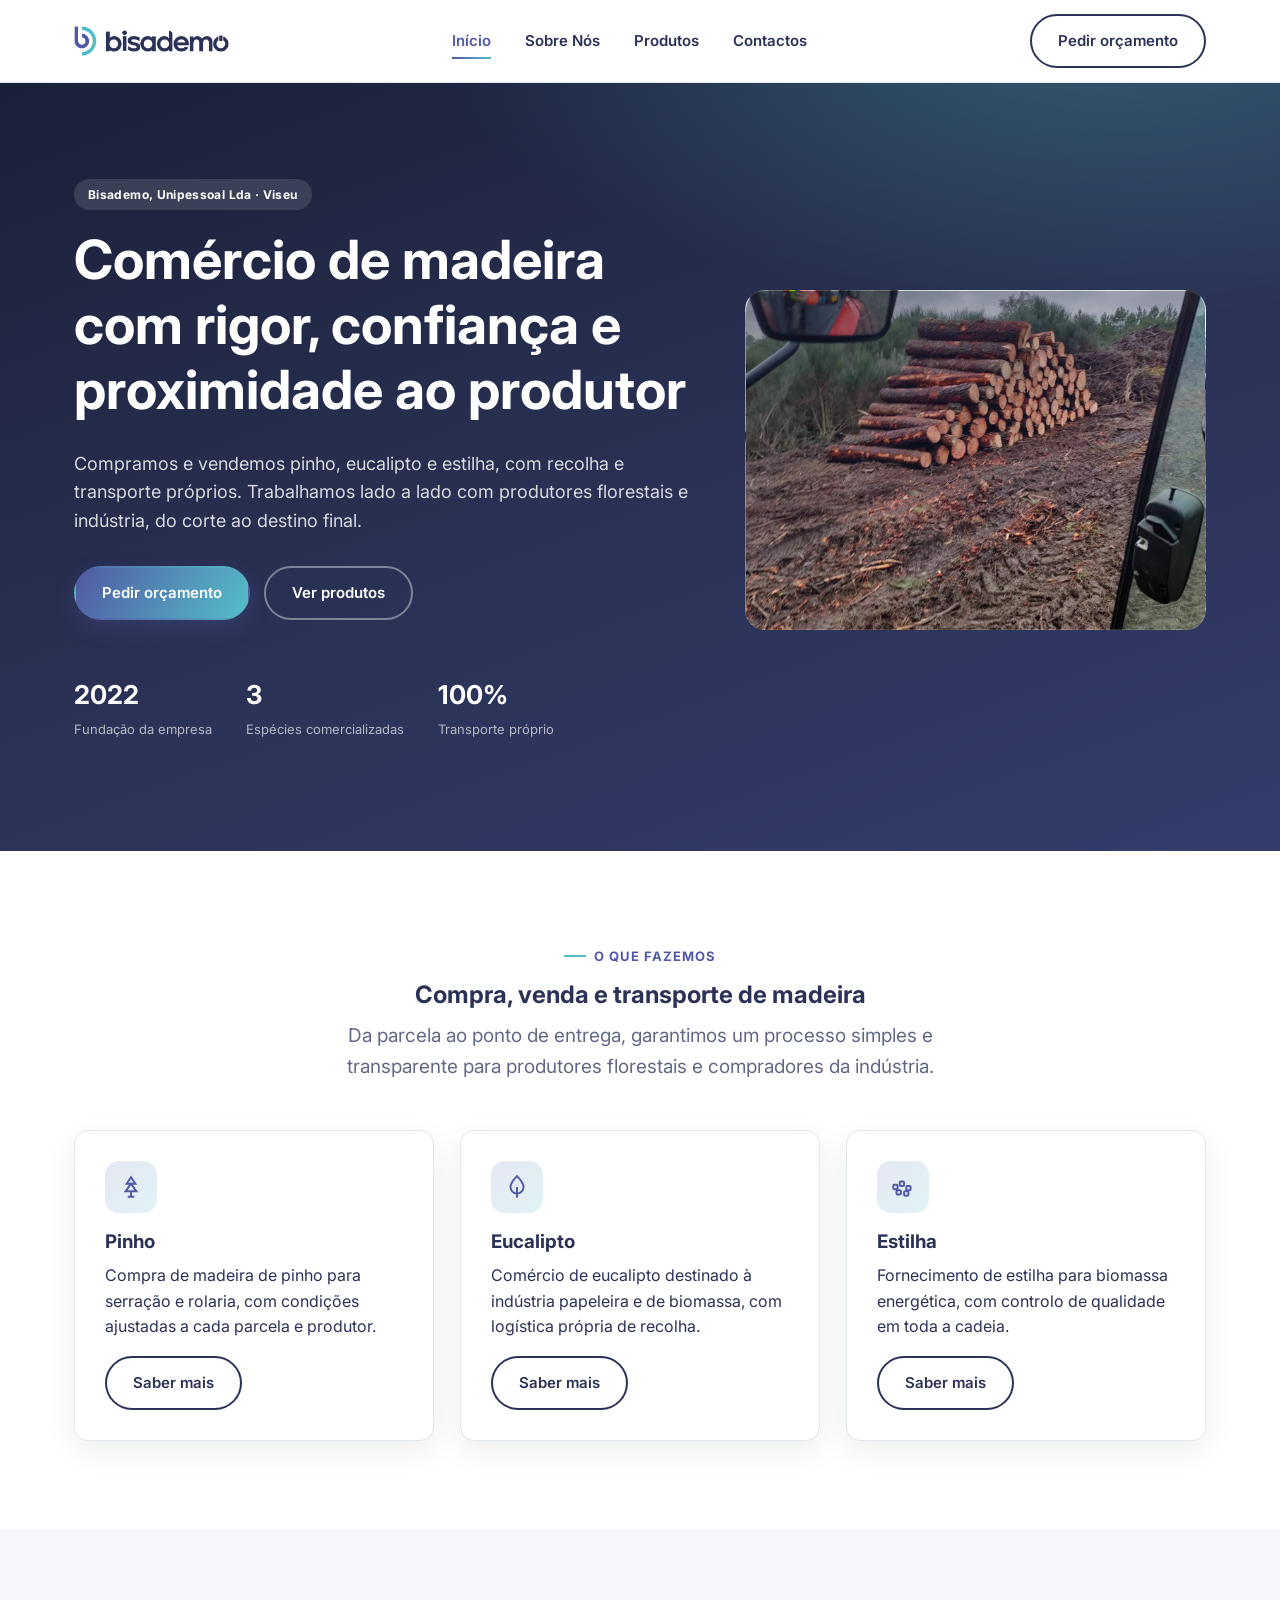
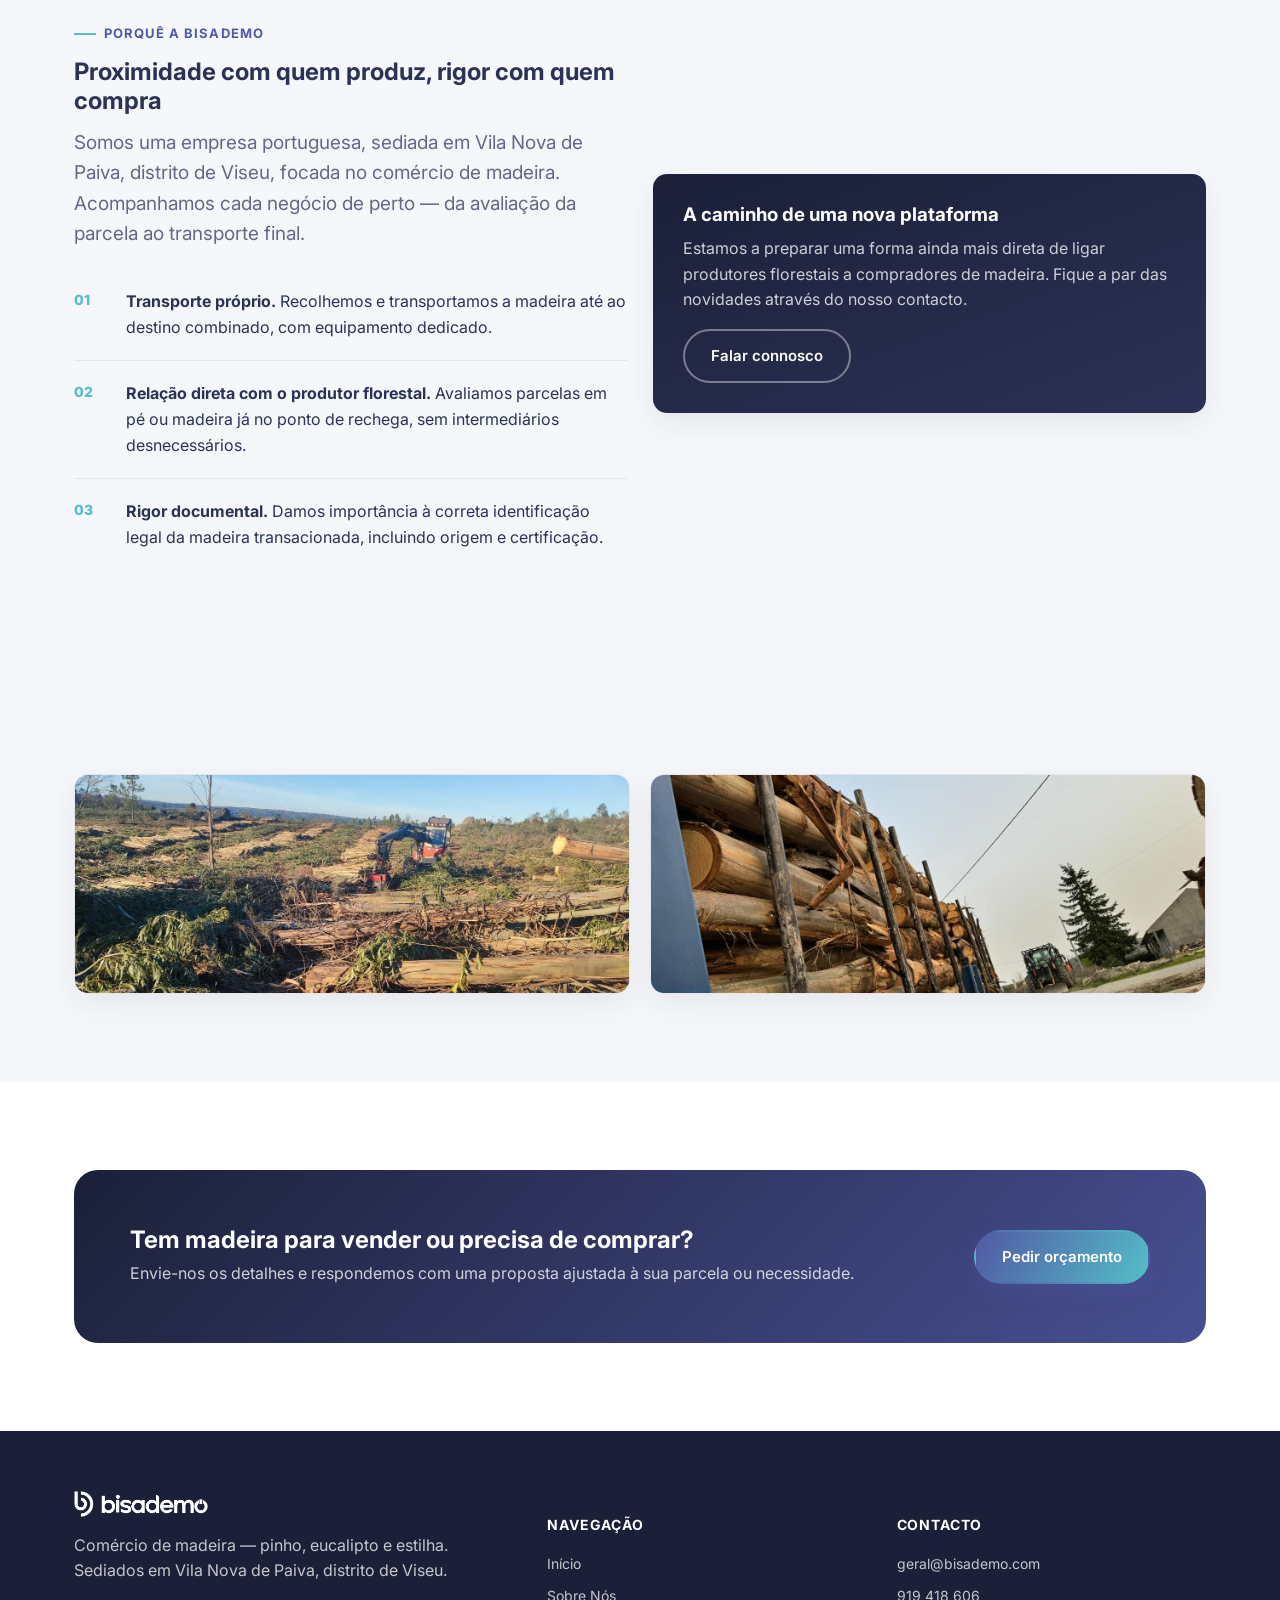
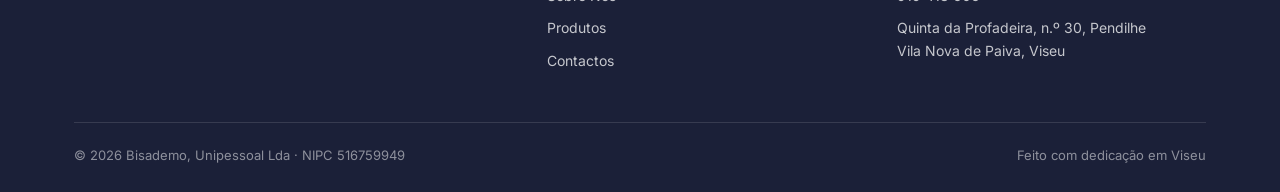
<file: index.html>
<!DOCTYPE html>
<html lang="pt">
<head>
<meta charset="UTF-8">
<meta name="viewport" content="width=device-width, initial-scale=1.0">
<title>Bisademo — Comércio de Madeira</title>
<meta name="description" content="Bisademo, Unipessoal Lda — comércio de madeira (pinho, eucalipto e estilha) em Viseu, com recolha, transporte e proximidade aos produtores florestais.">
<link rel="icon" type="image/png" href="assets/favicon-32.png">
<link rel="apple-touch-icon" href="assets/favicon-180.png">
<link rel="preconnect" href="https://fonts.googleapis.com">
<link rel="preconnect" href="https://fonts.gstatic.com" crossorigin>
<link href="https://fonts.googleapis.com/css2?family=Inter:wght@400;500;600;700;800&display=swap" rel="stylesheet">
<link rel="stylesheet" href="css/style.css">
</head>
<body>

<header class="site-header">
  <div class="container">
    <a href="index.html" class="brand"><img src="assets/logo.png" alt="Bisademo"></a>
    <nav class="nav-links" id="navLinks">
      <a href="index.html" class="active">Início</a>
      <a href="sobre.html">Sobre Nós</a>
      <a href="produtos.html">Produtos</a>
      <a href="contactos.html">Contactos</a>
    </nav>
    <div class="header-actions">
      <a href="contactos.html" class="btn btn--outline">Pedir orçamento</a>
      <button class="nav-toggle" id="navToggle" aria-label="Abrir menu"><span></span><span></span><span></span></button>
    </div>
  </div>
</header>

<section class="hero">
  <div class="container hero__grid">
    <div>
      <span class="badge-soft">Bisademo, Unipessoal Lda &middot; Viseu</span>
      <h1 style="margin-top:18px;">Comércio de madeira com rigor, confiança e proximidade ao produtor</h1>
      <p class="lede">Compramos e vendemos pinho, eucalipto e estilha, com recolha e transporte próprios. Trabalhamos lado a lado com produtores florestais e indústria, do corte ao destino final.</p>
      <div class="hero-actions">
        <a href="contactos.html" class="btn btn--primary">Pedir orçamento</a>
        <a href="produtos.html" class="btn btn--ghost">Ver produtos</a>
      </div>
      <div class="hero-stats">
        <div><strong>2022</strong><span>Fundação da empresa</span></div>
        <div><strong>3</strong><span>Espécies comercializadas</span></div>
        <div><strong>100%</strong><span>Transporte próprio</span></div>
      </div>
    </div>
    <div class="hero-art has-photo" style="background-image:url('assets/photos/op-pilha-pinho-operador.jpg');" role="img" aria-label="Operador florestal a preparar o transporte de madeira de pinho recém-abatida"></div>
  </div>
</section>

<section class="section section--alt">
  <div class="container">
    <div class="section-head center">
      <div class="eyebrow" style="justify-content:center;">O que fazemos</div>
      <h2>Compra, venda e transporte de madeira</h2>
      <p class="lede center">Da parcela ao ponto de entrega, garantimos um processo simples e transparente para produtores florestais e compradores da indústria.</p>
    </div>
    <div class="grid-3">
      <div class="card">
        <div class="icon-badge">
          <svg viewBox="0 0 24 24" fill="none" stroke="currentColor" stroke-width="1.8"><path d="M12 3l4 6H8l4-6zM12 9l5 7H7l5-7zM12 16v5M9 21h6"/></svg>
        </div>
        <h3>Pinho</h3>
        <p>Compra de madeira de pinho para serração e rolaria, com condições ajustadas a cada parcela e produtor.</p>
        <a href="produtos.html" class="btn btn--outline">Saber mais</a>
      </div>
      <div class="card">
        <div class="icon-badge">
          <svg viewBox="0 0 24 24" fill="none" stroke="currentColor" stroke-width="1.8"><path d="M12 2c4 4 6 7 6 10a6 6 0 1 1-12 0c0-3 2-6 6-10z"/><path d="M12 12v10"/></svg>
        </div>
        <h3>Eucalipto</h3>
        <p>Comércio de eucalipto destinado à indústria papeleira e de biomassa, com logística própria de recolha.</p>
        <a href="produtos.html" class="btn btn--outline">Saber mais</a>
      </div>
      <div class="card">
        <div class="icon-badge">
          <svg viewBox="0 0 24 24" fill="none" stroke="currentColor" stroke-width="1.8"><rect x="3" y="10" width="4" height="4" rx="1"/><rect x="9" y="7" width="4" height="4" rx="1"/><rect x="15" y="11" width="4" height="4" rx="1"/><rect x="6" y="15" width="4" height="4" rx="1"/><rect x="13" y="16" width="4" height="4" rx="1"/></svg>
        </div>
        <h3>Estilha</h3>
        <p>Fornecimento de estilha para biomassa energética, com controlo de qualidade em toda a cadeia.</p>
        <a href="produtos.html" class="btn btn--outline">Saber mais</a>
      </div>
    </div>
  </div>
</section>

<section class="section">
  <div class="container">
    <div class="grid-2" style="align-items:center;">
      <div>
        <div class="eyebrow">Porquê a Bisademo</div>
        <h2>Proximidade com quem produz, rigor com quem compra</h2>
        <p class="lede mt-0">Somos uma empresa portuguesa, sediada em Vila Nova de Paiva, distrito de Viseu, focada no comércio de madeira. Acompanhamos cada negócio de perto — da avaliação da parcela ao transporte final.</p>
        <div style="margin-top:20px;">
          <div class="value-row">
            <div class="num">01</div>
            <div><strong>Transporte próprio.</strong> Recolhemos e transportamos a madeira até ao destino combinado, com equipamento dedicado.</div>
          </div>
          <div class="value-row">
            <div class="num">02</div>
            <div><strong>Relação direta com o produtor florestal.</strong> Avaliamos parcelas em pé ou madeira já no ponto de rechega, sem intermediários desnecessários.</div>
          </div>
          <div class="value-row">
            <div class="num">03</div>
            <div><strong>Rigor documental.</strong> Damos importância à correta identificação legal da madeira transacionada, incluindo origem e certificação.</div>
          </div>
        </div>
      </div>
      <div class="card" style="background: linear-gradient(160deg, var(--navy-dark), var(--navy)); color:#fff; border:none;">
        <h3 style="color:#fff;">A caminho de uma nova plataforma</h3>
        <p style="color:rgba(255,255,255,0.78);">Estamos a preparar uma forma ainda mais direta de ligar produtores florestais a compradores de madeira. Fique a par das novidades através do nosso contacto.</p>
        <a href="contactos.html" class="btn btn--ghost">Falar connosco</a>
      </div>
    </div>
  </div>
</section>

<section class="section">
  <div class="container">
    <div class="photo-strip">
      <div class="feature-photo"><img src="assets/photos/op-eucalipto-corte-campo.jpg" alt="Parcela de eucalipto em exploração pela Bisademo"></div>
      <div class="feature-photo"><img src="assets/photos/op-reboque-estrada2.jpg" alt="Transporte de equipamento florestal em estrada"></div>
    </div>
  </div>
</section>

<section class="section section--alt">
  <div class="container">
    <div class="cta-band">
      <div>
        <h2>Tem madeira para vender ou precisa de comprar?</h2>
        <p>Envie-nos os detalhes e respondemos com uma proposta ajustada à sua parcela ou necessidade.</p>
      </div>
      <a href="contactos.html" class="btn btn--primary">Pedir orçamento</a>
    </div>
  </div>
</section>

<footer class="site-footer">
  <div class="container">
    <div class="footer-grid">
      <div>
        <img src="assets/logo-white.png" alt="Bisademo">
        <p>Comércio de madeira — pinho, eucalipto e estilha. Sediados em Vila Nova de Paiva, distrito de Viseu.</p>
      </div>
      <div>
        <h5>Navegação</h5>
        <ul>
          <li><a href="index.html">Início</a></li>
          <li><a href="sobre.html">Sobre Nós</a></li>
          <li><a href="produtos.html">Produtos</a></li>
          <li><a href="contactos.html">Contactos</a></li>
        </ul>
      </div>
      <div>
        <h5>Contacto</h5>
        <ul>
          <li><a href="mailto:geral@bisademo.com">geral@bisademo.com</a></li>
          <li><a href="tel:+351919418606">919 418 606</a></li>
          <li>Quinta da Profadeira, n.º 30, Pendilhe<br>Vila Nova de Paiva, Viseu</li>
        </ul>
      </div>
    </div>
    <div class="footer-bottom">
      <span>&copy; <span id="year"></span> Bisademo, Unipessoal Lda &middot; NIPC 516759949</span>
      <span>Feito com dedicação em Viseu</span>
    </div>
  </div>
</footer>

<script src="js/main.js"></script>
</body>
</html>
</file>
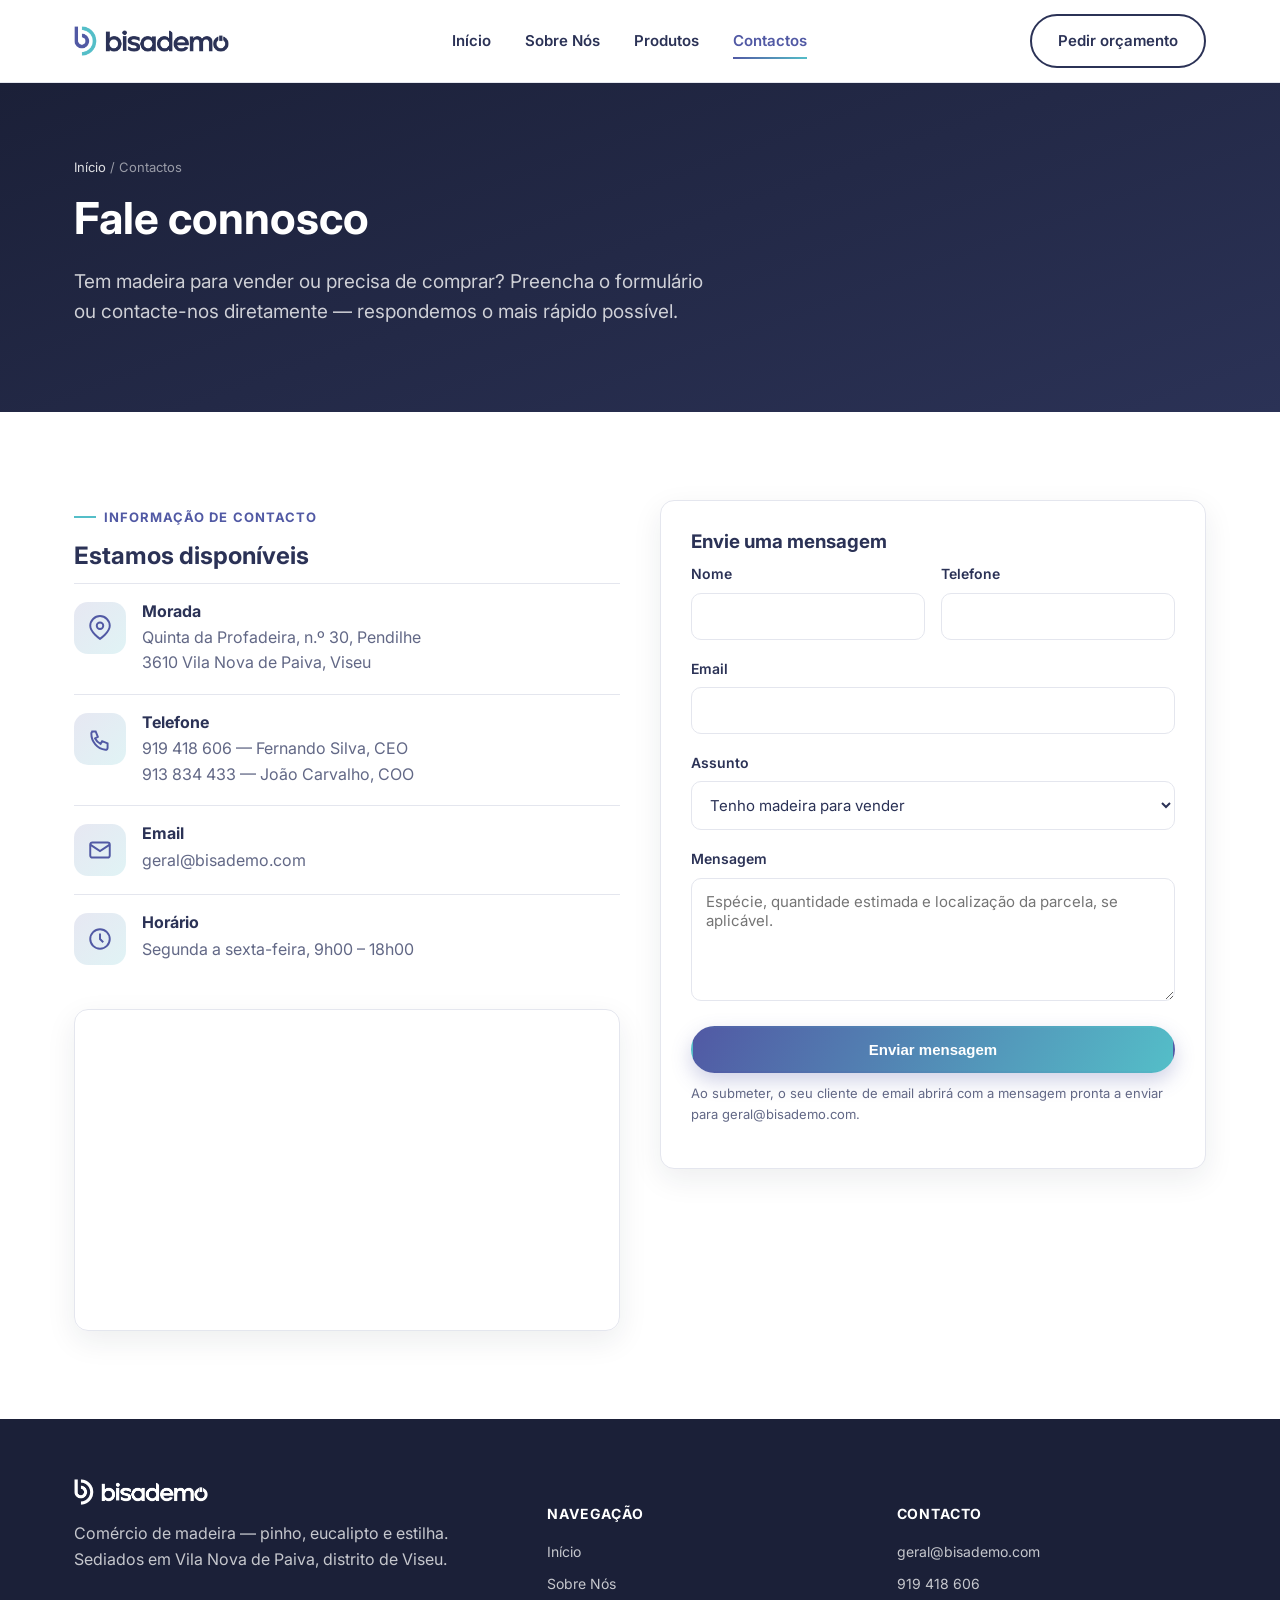
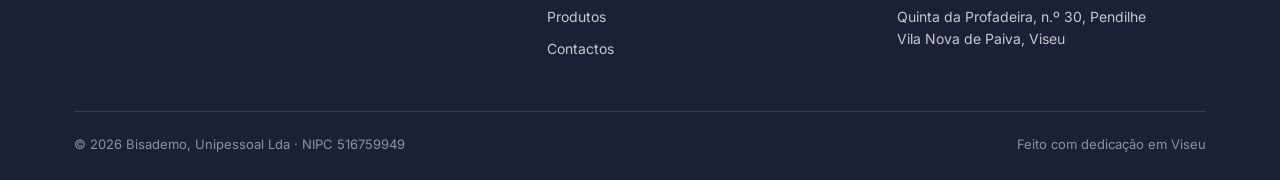
<file: contactos.html>
<!DOCTYPE html>
<html lang="pt">
<head>
<meta charset="UTF-8">
<meta name="viewport" content="width=device-width, initial-scale=1.0">
<title>Contactos — Bisademo</title>
<meta name="description" content="Fale com a Bisademo: pedidos de orçamento, venda de madeira ou dúvidas gerais. Contacte-nos por telefone, email ou formulário.">
<link rel="icon" type="image/png" href="assets/favicon-32.png">
<link rel="apple-touch-icon" href="assets/favicon-180.png">
<link rel="preconnect" href="https://fonts.googleapis.com">
<link rel="preconnect" href="https://fonts.gstatic.com" crossorigin>
<link href="https://fonts.googleapis.com/css2?family=Inter:wght@400;500;600;700;800&display=swap" rel="stylesheet">
<link rel="stylesheet" href="css/style.css">
</head>
<body>

<header class="site-header">
  <div class="container">
    <a href="index.html" class="brand"><img src="assets/logo.png" alt="Bisademo"></a>
    <nav class="nav-links" id="navLinks">
      <a href="index.html">Início</a>
      <a href="sobre.html">Sobre Nós</a>
      <a href="produtos.html">Produtos</a>
      <a href="contactos.html" class="active">Contactos</a>
    </nav>
    <div class="header-actions">
      <a href="contactos.html" class="btn btn--outline">Pedir orçamento</a>
      <button class="nav-toggle" id="navToggle" aria-label="Abrir menu"><span></span><span></span><span></span></button>
    </div>
  </div>
</header>

<section class="page-hero">
  <div class="container">
    <div class="breadcrumb"><a href="index.html">Início</a> / Contactos</div>
    <h1>Fale connosco</h1>
    <p class="lede">Tem madeira para vender ou precisa de comprar? Preencha o formulário ou contacte-nos diretamente — respondemos o mais rápido possível.</p>
  </div>
</section>

<section class="section section--alt">
  <div class="container contact-grid">

    <div>
      <div class="eyebrow">Informação de contacto</div>
      <h2>Estamos disponíveis</h2>

      <div class="info-item">
        <div class="icon-badge">
          <svg viewBox="0 0 24 24" fill="none" stroke="currentColor" stroke-width="1.8"><path d="M21 10c0 6-9 12-9 12S3 16 3 10a9 9 0 1 1 18 0z"/><circle cx="12" cy="10" r="3"/></svg>
        </div>
        <div>
          <h4>Morada</h4>
          <p>Quinta da Profadeira, n.º 30, Pendilhe<br>3610 Vila Nova de Paiva, Viseu</p>
        </div>
      </div>

      <div class="info-item">
        <div class="icon-badge">
          <svg viewBox="0 0 24 24" fill="none" stroke="currentColor" stroke-width="1.8"><path d="M4 5h4l2 5-2.5 1.5a11 11 0 0 0 5 5L14 14l5 2v4a2 2 0 0 1-2 2A15 15 0 0 1 4 7a2 2 0 0 1 2-2z"/></svg>
        </div>
        <div>
          <h4>Telefone</h4>
          <p><a href="tel:+351919418606">919 418 606</a> — Fernando Silva, CEO<br><a href="tel:+351913834433">913 834 433</a> — João Carvalho, COO</p>
        </div>
      </div>

      <div class="info-item">
        <div class="icon-badge">
          <svg viewBox="0 0 24 24" fill="none" stroke="currentColor" stroke-width="1.8"><rect x="3" y="5" width="18" height="14" rx="2"/><path d="M3 7l9 6 9-6"/></svg>
        </div>
        <div>
          <h4>Email</h4>
          <p><a href="mailto:geral@bisademo.com">geral@bisademo.com</a></p>
        </div>
      </div>

      <div class="info-item">
        <div class="icon-badge">
          <svg viewBox="0 0 24 24" fill="none" stroke="currentColor" stroke-width="1.8"><circle cx="12" cy="12" r="9"/><path d="M12 7v5l3 3"/></svg>
        </div>
        <div>
          <h4>Horário</h4>
          <p>Segunda a sexta-feira, 9h00 – 18h00</p>
        </div>
      </div>

      <div class="map-embed" style="margin-top:26px;">
        <iframe
          src="https://www.google.com/maps?q=40.9301499,-7.8139997&output=embed"
          loading="lazy"
          referrerpolicy="no-referrer-when-downgrade"
          title="Localização Bisademo"></iframe>
      </div>
    </div>

    <div class="card">
      <h3 class="mt-0">Envie uma mensagem</h3>
      <form id="contactForm">
        <div class="form-row">
          <div class="form-field">
            <label for="nome">Nome</label>
            <input type="text" id="nome" name="nome" required>
          </div>
          <div class="form-field">
            <label for="telefone">Telefone</label>
            <input type="tel" id="telefone" name="telefone">
          </div>
        </div>
        <div class="form-field">
          <label for="email">Email</label>
          <input type="email" id="email" name="email" required>
        </div>
        <div class="form-field">
          <label for="assunto">Assunto</label>
          <select id="assunto" name="assunto">
            <option>Tenho madeira para vender</option>
            <option>Quero comprar madeira</option>
            <option>Outro assunto</option>
          </select>
        </div>
        <div class="form-field">
          <label for="mensagem">Mensagem</label>
          <textarea id="mensagem" name="mensagem" rows="5" placeholder="Espécie, quantidade estimada e localização da parcela, se aplicável." required></textarea>
        </div>
        <button type="submit" class="btn btn--primary btn--block">Enviar mensagem</button>
        <p class="form-note">Ao submeter, o seu cliente de email abrirá com a mensagem pronta a enviar para geral@bisademo.com.</p>
        <div id="form-status"></div>
      </form>
    </div>

  </div>
</section>

<footer class="site-footer">
  <div class="container">
    <div class="footer-grid">
      <div>
        <img src="assets/logo-white.png" alt="Bisademo">
        <p>Comércio de madeira — pinho, eucalipto e estilha. Sediados em Vila Nova de Paiva, distrito de Viseu.</p>
      </div>
      <div>
        <h5>Navegação</h5>
        <ul>
          <li><a href="index.html">Início</a></li>
          <li><a href="sobre.html">Sobre Nós</a></li>
          <li><a href="produtos.html">Produtos</a></li>
          <li><a href="contactos.html">Contactos</a></li>
        </ul>
      </div>
      <div>
        <h5>Contacto</h5>
        <ul>
          <li><a href="mailto:geral@bisademo.com">geral@bisademo.com</a></li>
          <li><a href="tel:+351919418606">919 418 606</a></li>
          <li>Quinta da Profadeira, n.º 30, Pendilhe<br>Vila Nova de Paiva, Viseu</li>
        </ul>
      </div>
    </div>
    <div class="footer-bottom">
      <span>&copy; <span id="year"></span> Bisademo, Unipessoal Lda &middot; NIPC 516759949</span>
      <span>Feito com dedicação em Viseu</span>
    </div>
  </div>
</footer>

<script src="js/main.js"></script>
</body>
</html>
</file>
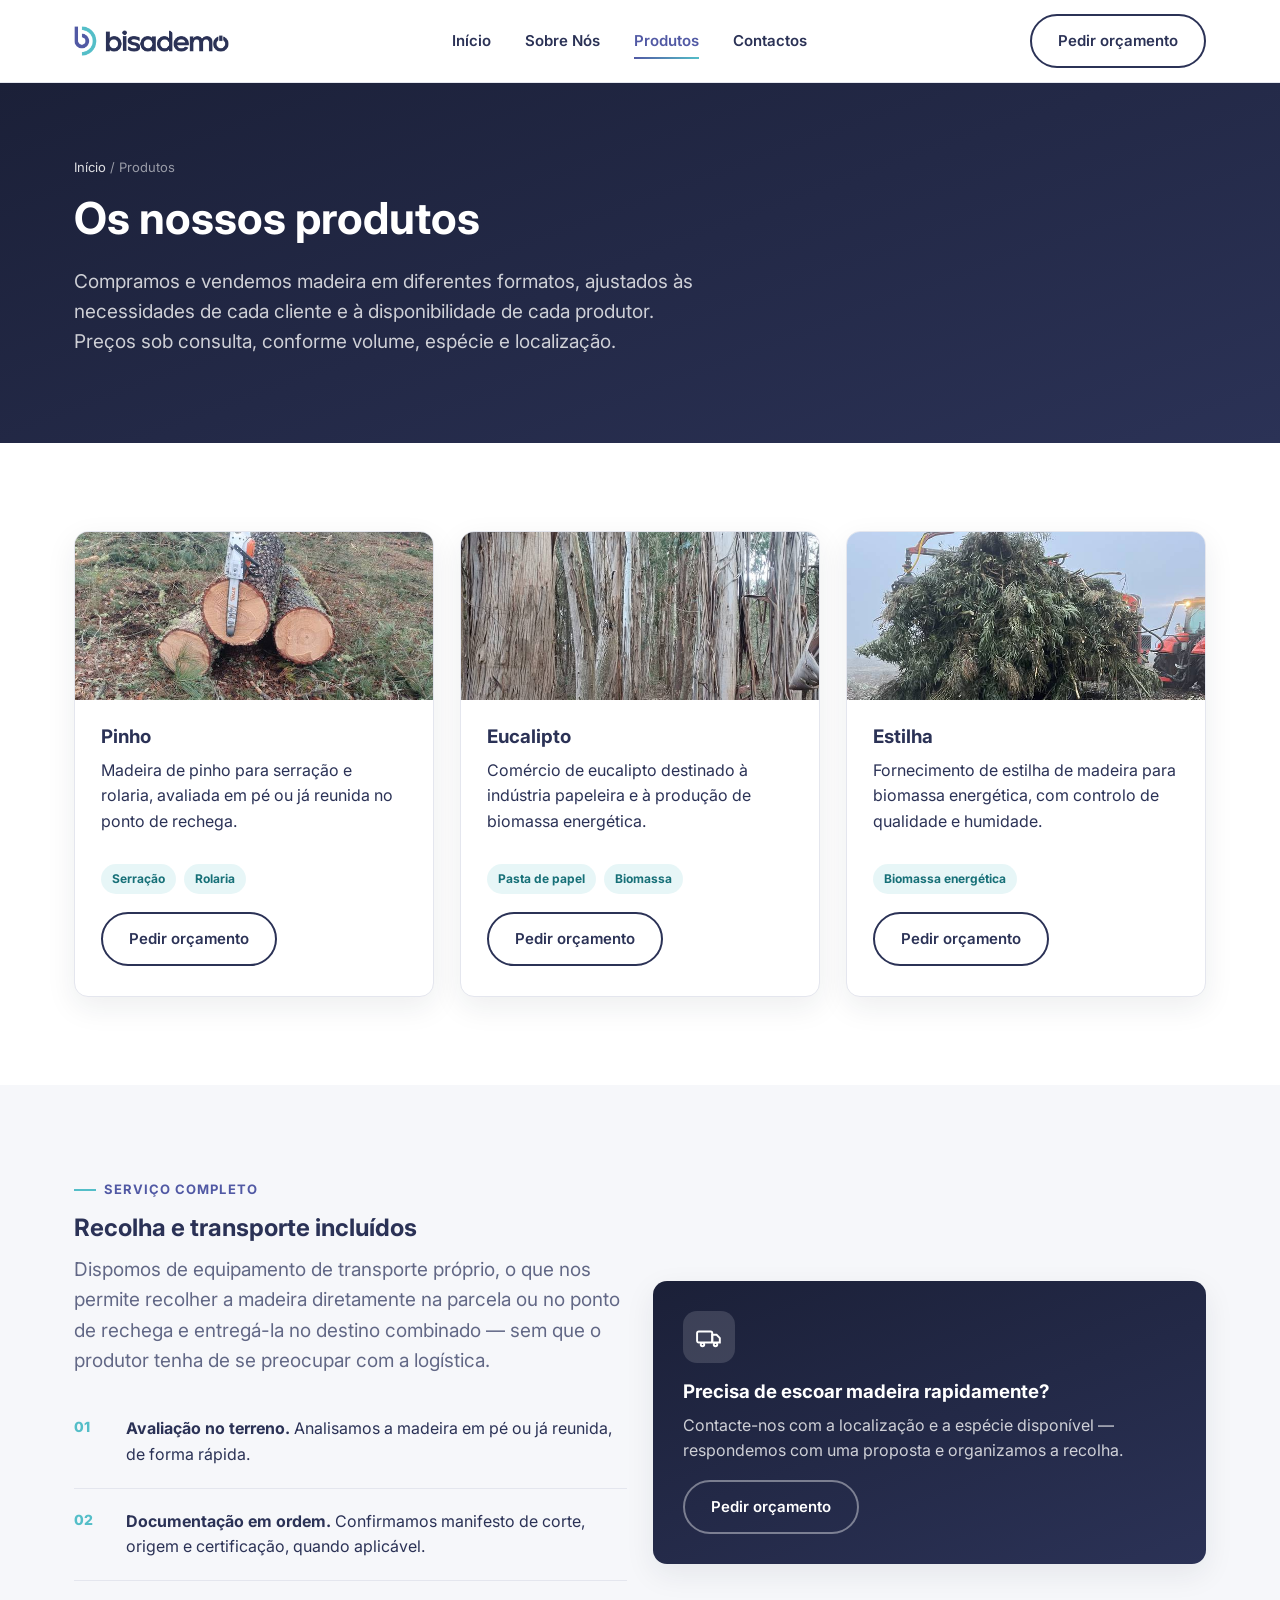
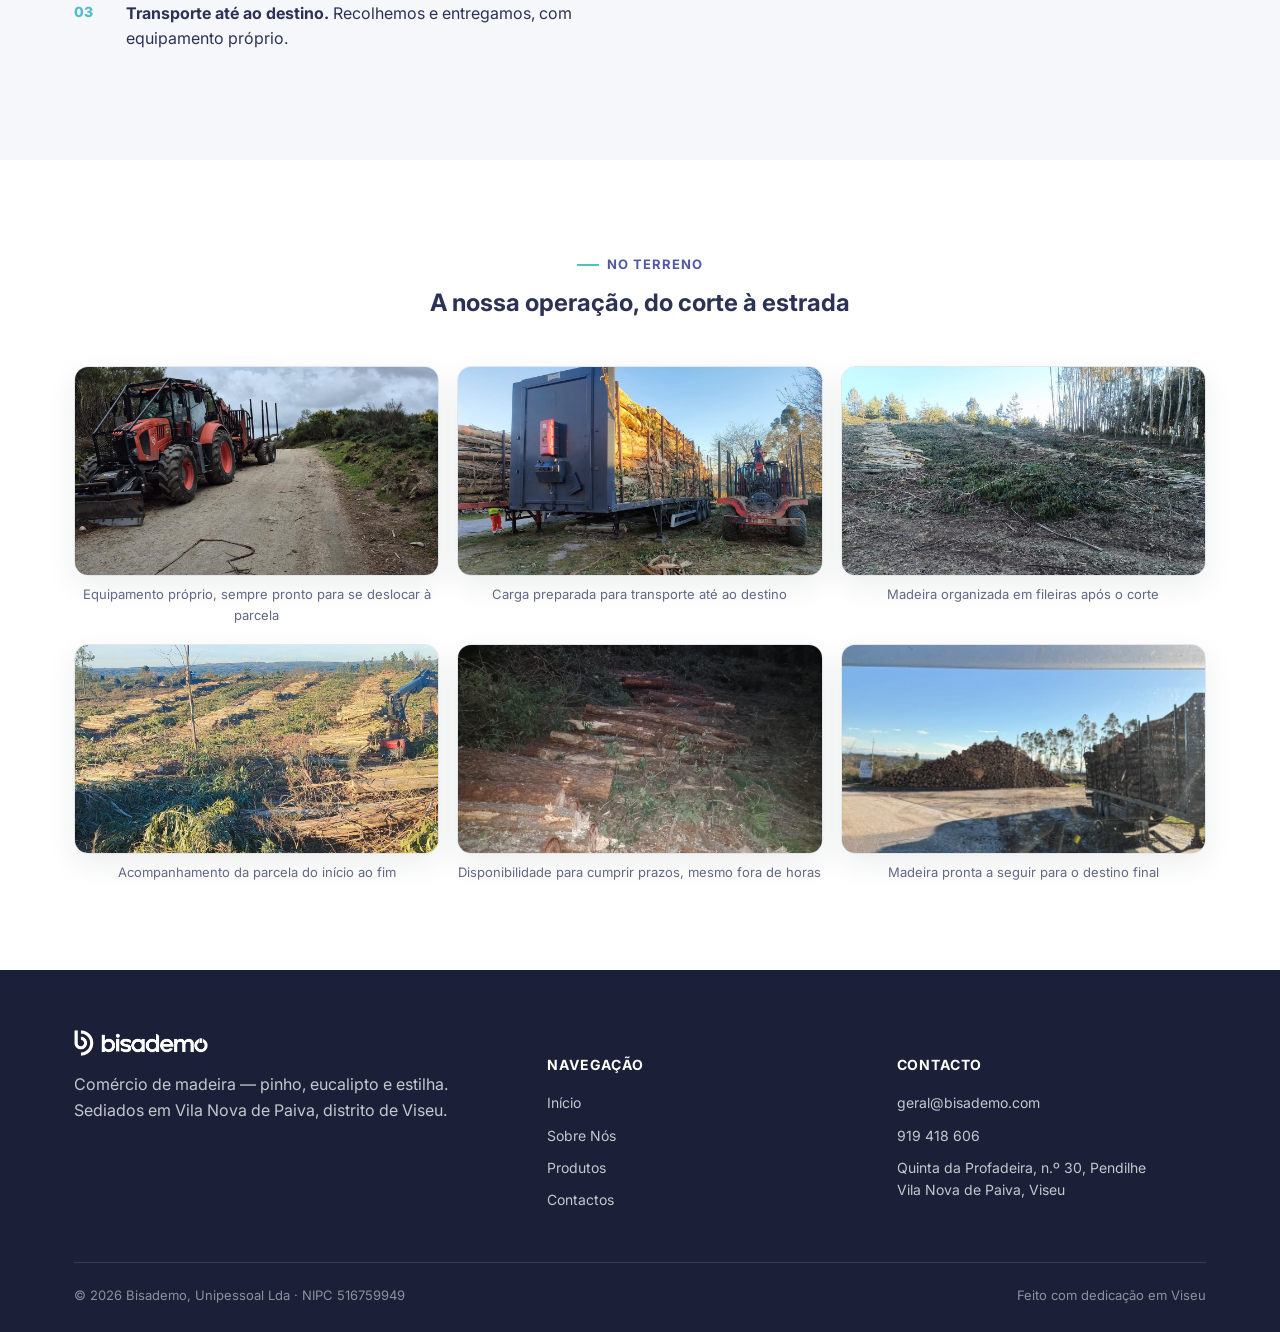
<file: produtos.html>
<!DOCTYPE html>
<html lang="pt">
<head>
<meta charset="UTF-8">
<meta name="viewport" content="width=device-width, initial-scale=1.0">
<title>Produtos — Bisademo</title>
<meta name="description" content="Pinho, eucalipto e estilha: conheça os produtos comercializados pela Bisademo, com recolha e transporte incluídos.">
<link rel="icon" type="image/png" href="assets/favicon-32.png">
<link rel="apple-touch-icon" href="assets/favicon-180.png">
<link rel="preconnect" href="https://fonts.googleapis.com">
<link rel="preconnect" href="https://fonts.gstatic.com" crossorigin>
<link href="https://fonts.googleapis.com/css2?family=Inter:wght@400;500;600;700;800&display=swap" rel="stylesheet">
<link rel="stylesheet" href="css/style.css">
</head>
<body>

<header class="site-header">
  <div class="container">
    <a href="index.html" class="brand"><img src="assets/logo.png" alt="Bisademo"></a>
    <nav class="nav-links" id="navLinks">
      <a href="index.html">Início</a>
      <a href="sobre.html">Sobre Nós</a>
      <a href="produtos.html" class="active">Produtos</a>
      <a href="contactos.html">Contactos</a>
    </nav>
    <div class="header-actions">
      <a href="contactos.html" class="btn btn--outline">Pedir orçamento</a>
      <button class="nav-toggle" id="navToggle" aria-label="Abrir menu"><span></span><span></span><span></span></button>
    </div>
  </div>
</header>

<section class="page-hero">
  <div class="container">
    <div class="breadcrumb"><a href="index.html">Início</a> / Produtos</div>
    <h1>Os nossos produtos</h1>
    <p class="lede">Compramos e vendemos madeira em diferentes formatos, ajustados às necessidades de cada cliente e à disponibilidade de cada produtor. Preços sob consulta, conforme volume, espécie e localização.</p>
  </div>
</section>

<section class="section section--alt">
  <div class="container">
    <div class="grid-3">

      <div class="product-card">
        <div class="product-card__art has-photo" style="background-image:url('assets/photos/op-motosserra-pinho-thumb.jpg');" role="img" aria-label="Toros de pinho recém-abatidos"></div>
        <div class="product-card__body">
          <h3 class="mt-0">Pinho</h3>
          <p>Madeira de pinho para serração e rolaria, avaliada em pé ou já reunida no ponto de rechega.</p>
          <div class="tag-row">
            <span class="tag">Serração</span>
            <span class="tag">Rolaria</span>
          </div>
          <a href="contactos.html" class="btn btn--outline">Pedir orçamento</a>
        </div>
      </div>

      <div class="product-card">
        <div class="product-card__art has-photo" style="background-image:url('assets/photos/op-corredor-eucaliptos-thumb.jpg'); background-position:center 30%;" role="img" aria-label="Corredor de eucaliptos"></div>
        <div class="product-card__body">
          <h3 class="mt-0">Eucalipto</h3>
          <p>Comércio de eucalipto destinado à indústria papeleira e à produção de biomassa energética.</p>
          <div class="tag-row">
            <span class="tag">Pasta de papel</span>
            <span class="tag">Biomassa</span>
          </div>
          <a href="contactos.html" class="btn btn--outline">Pedir orçamento</a>
        </div>
      </div>

      <div class="product-card">
        <div class="product-card__art has-photo" style="background-image:url('assets/photos/op-biomassa-ramada-thumb.jpg'); background-position:center 20%;" role="img" aria-label="Grua florestal a recolher ramada para biomassa"></div>
        <div class="product-card__body">
          <h3 class="mt-0">Estilha</h3>
          <p>Fornecimento de estilha de madeira para biomassa energética, com controlo de qualidade e humidade.</p>
          <div class="tag-row">
            <span class="tag">Biomassa energética</span>
          </div>
          <a href="contactos.html" class="btn btn--outline">Pedir orçamento</a>
        </div>
      </div>

    </div>
  </div>
</section>

<section class="section">
  <div class="container grid-2" style="align-items:center;">
    <div>
      <div class="eyebrow">Serviço completo</div>
      <h2>Recolha e transporte incluídos</h2>
      <p class="lede mt-0">Dispomos de equipamento de transporte próprio, o que nos permite recolher a madeira diretamente na parcela ou no ponto de rechega e entregá-la no destino combinado — sem que o produtor tenha de se preocupar com a logística.</p>
      <div style="margin-top:20px;">
        <div class="value-row">
          <div class="num">01</div>
          <div><strong>Avaliação no terreno.</strong> Analisamos a madeira em pé ou já reunida, de forma rápida.</div>
        </div>
        <div class="value-row">
          <div class="num">02</div>
          <div><strong>Documentação em ordem.</strong> Confirmamos manifesto de corte, origem e certificação, quando aplicável.</div>
        </div>
        <div class="value-row">
          <div class="num">03</div>
          <div><strong>Transporte até ao destino.</strong> Recolhemos e entregamos, com equipamento próprio.</div>
        </div>
      </div>
    </div>
    <div class="card" style="background: linear-gradient(160deg, var(--navy-dark), var(--navy)); color:#fff; border:none;">
      <div class="icon-badge" style="background:rgba(255,255,255,0.14); color:#fff;">
        <svg viewBox="0 0 24 24" fill="none" stroke="currentColor" stroke-width="1.8"><rect x="1" y="7" width="14" height="10" rx="1.5"/><path d="M15 10h4l3 3v4h-7z"/><circle cx="6" cy="19" r="1.6"/><circle cx="18" cy="19" r="1.6"/></svg>
      </div>
      <h3 style="color:#fff;">Precisa de escoar madeira rapidamente?</h3>
      <p style="color:rgba(255,255,255,0.78);">Contacte-nos com a localização e a espécie disponível — respondemos com uma proposta e organizamos a recolha.</p>
      <a href="contactos.html" class="btn btn--ghost">Pedir orçamento</a>
    </div>
  </div>
</section>

<section class="section section--alt">
  <div class="container">
    <div class="section-head center">
      <div class="eyebrow" style="justify-content:center;">No terreno</div>
      <h2>A nossa operação, do corte à estrada</h2>
    </div>
    <div class="photo-grid">
      <figure>
        <div class="feature-photo"><img src="assets/photos/op-forwarder-estrada.jpg" alt="Forwarder florestal transportado num reboque de estrada"></div>
        <figcaption>Equipamento próprio, sempre pronto para se deslocar à parcela</figcaption>
      </figure>
      <figure>
        <div class="feature-photo"><img src="assets/photos/op-reboque-carregado.jpg" alt="Reboque carregado com madeira ao final do dia"></div>
        <figcaption>Carga preparada para transporte até ao destino</figcaption>
      </figure>
      <figure>
        <div class="feature-photo"><img src="assets/photos/op-fileiras-eucalipto.jpg" alt="Fileiras de eucalipto cortado numa parcela"></div>
        <figcaption>Madeira organizada em fileiras após o corte</figcaption>
      </figure>
      <figure>
        <div class="feature-photo"><img src="assets/photos/op-campo-eucalipto-eolicas.jpg" alt="Parcela de eucalipto em exploração"></div>
        <figcaption>Acompanhamento da parcela do início ao fim</figcaption>
      </figure>
      <figure>
        <div class="feature-photo"><img src="assets/photos/op-noite-toros.jpg" alt="Trabalho florestal ao anoitecer"></div>
        <figcaption>Disponibilidade para cumprir prazos, mesmo fora de horas</figcaption>
      </figure>
      <figure>
        <div class="feature-photo"><img src="assets/photos/op-pilha-madeira-vidro.jpg" alt="Madeira reunida pronta a carregar"></div>
        <figcaption>Madeira pronta a seguir para o destino final</figcaption>
      </figure>
    </div>
  </div>
</section>

<footer class="site-footer">
  <div class="container">
    <div class="footer-grid">
      <div>
        <img src="assets/logo-white.png" alt="Bisademo">
        <p>Comércio de madeira — pinho, eucalipto e estilha. Sediados em Vila Nova de Paiva, distrito de Viseu.</p>
      </div>
      <div>
        <h5>Navegação</h5>
        <ul>
          <li><a href="index.html">Início</a></li>
          <li><a href="sobre.html">Sobre Nós</a></li>
          <li><a href="produtos.html">Produtos</a></li>
          <li><a href="contactos.html">Contactos</a></li>
        </ul>
      </div>
      <div>
        <h5>Contacto</h5>
        <ul>
          <li><a href="mailto:geral@bisademo.com">geral@bisademo.com</a></li>
          <li><a href="tel:+351919418606">919 418 606</a></li>
          <li>Quinta da Profadeira, n.º 30, Pendilhe<br>Vila Nova de Paiva, Viseu</li>
        </ul>
      </div>
    </div>
    <div class="footer-bottom">
      <span>&copy; <span id="year"></span> Bisademo, Unipessoal Lda &middot; NIPC 516759949</span>
      <span>Feito com dedicação em Viseu</span>
    </div>
  </div>
</footer>

<script src="js/main.js"></script>
</body>
</html>
</file>
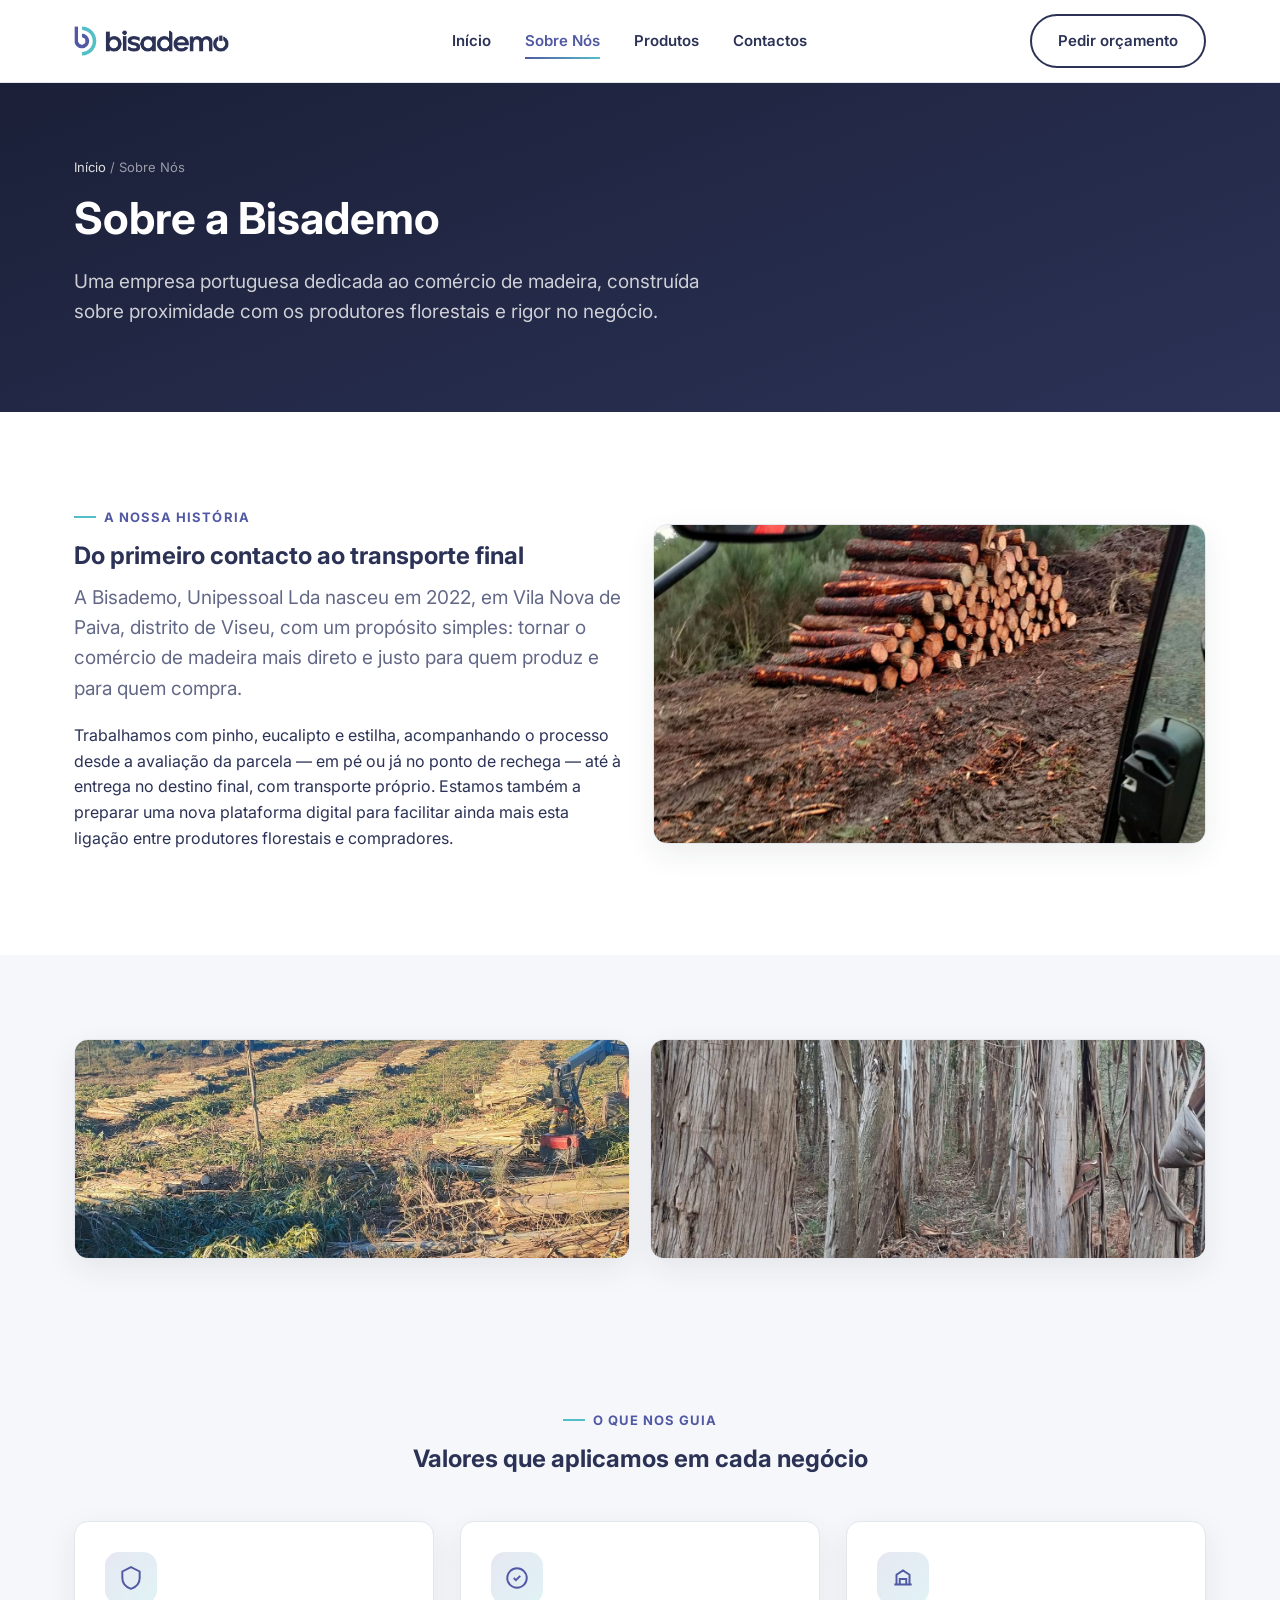
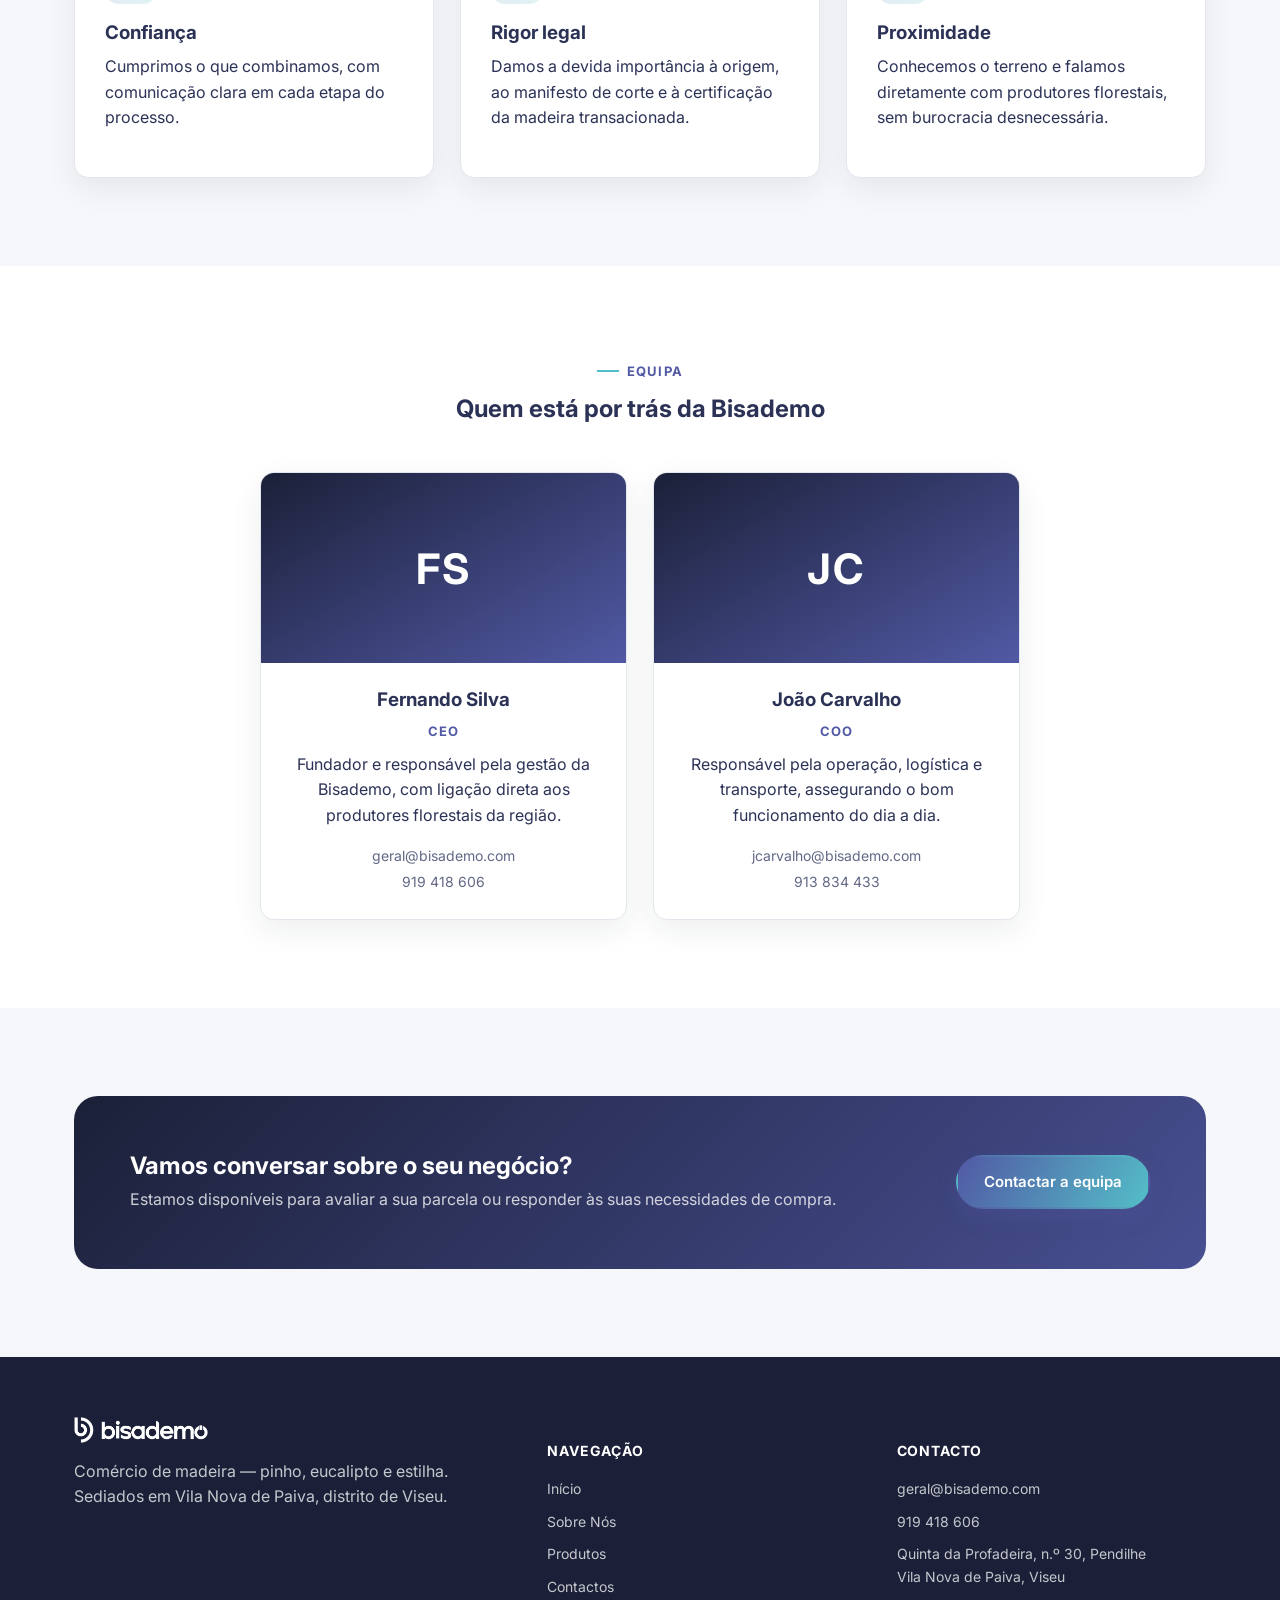
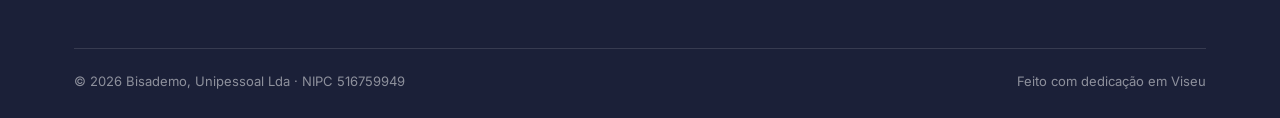
<file: sobre.html>
<!DOCTYPE html>
<html lang="pt">
<head>
<meta charset="UTF-8">
<meta name="viewport" content="width=device-width, initial-scale=1.0">
<title>Sobre Nós — Bisademo</title>
<meta name="description" content="Conheça a Bisademo, Unipessoal Lda: quem somos, a nossa missão e a equipa por trás do comércio de madeira em Viseu.">
<link rel="icon" type="image/png" href="assets/favicon-32.png">
<link rel="apple-touch-icon" href="assets/favicon-180.png">
<link rel="preconnect" href="https://fonts.googleapis.com">
<link rel="preconnect" href="https://fonts.gstatic.com" crossorigin>
<link href="https://fonts.googleapis.com/css2?family=Inter:wght@400;500;600;700;800&display=swap" rel="stylesheet">
<link rel="stylesheet" href="css/style.css">
</head>
<body>

<header class="site-header">
  <div class="container">
    <a href="index.html" class="brand"><img src="assets/logo.png" alt="Bisademo"></a>
    <nav class="nav-links" id="navLinks">
      <a href="index.html">Início</a>
      <a href="sobre.html" class="active">Sobre Nós</a>
      <a href="produtos.html">Produtos</a>
      <a href="contactos.html">Contactos</a>
    </nav>
    <div class="header-actions">
      <a href="contactos.html" class="btn btn--outline">Pedir orçamento</a>
      <button class="nav-toggle" id="navToggle" aria-label="Abrir menu"><span></span><span></span><span></span></button>
    </div>
  </div>
</header>

<section class="page-hero">
  <div class="container">
    <div class="breadcrumb"><a href="index.html">Início</a> / Sobre Nós</div>
    <h1>Sobre a Bisademo</h1>
    <p class="lede">Uma empresa portuguesa dedicada ao comércio de madeira, construída sobre proximidade com os produtores florestais e rigor no negócio.</p>
  </div>
</section>

<section class="section section--alt">
  <div class="container grid-2" style="align-items:center;">
    <div>
      <div class="eyebrow">A nossa história</div>
      <h2>Do primeiro contacto ao transporte final</h2>
      <p class="lede mt-0">A Bisademo, Unipessoal Lda nasceu em 2022, em Vila Nova de Paiva, distrito de Viseu, com um propósito simples: tornar o comércio de madeira mais direto e justo para quem produz e para quem compra.</p>
      <p>Trabalhamos com pinho, eucalipto e estilha, acompanhando o processo desde a avaliação da parcela — em pé ou já no ponto de rechega — até à entrega no destino final, com transporte próprio. Estamos também a preparar uma nova plataforma digital para facilitar ainda mais esta ligação entre produtores florestais e compradores.</p>
    </div>
    <div class="feature-photo" style="height:320px;">
      <img src="assets/photos/op-pilha-pinho-operador.jpg" alt="Operador da Bisademo no terreno junto a madeira de pinho recém-abatida">
    </div>
  </div>
</section>

<section class="section section--tight">
  <div class="container">
    <div class="photo-strip">
      <div class="feature-photo"><img src="assets/photos/op-campo-eucalipto-eolicas.jpg" alt="Parcela de eucalipto explorada pela Bisademo"></div>
      <div class="feature-photo"><img src="assets/photos/op-corredor-eucaliptos.jpg" alt="Corredor de eucaliptos numa das parcelas acompanhadas"></div>
    </div>
  </div>
</section>

<section class="section">
  <div class="container">
    <div class="section-head center">
      <div class="eyebrow" style="justify-content:center;">O que nos guia</div>
      <h2>Valores que aplicamos em cada negócio</h2>
    </div>
    <div class="grid-3">
      <div class="card">
        <div class="icon-badge">
          <svg viewBox="0 0 24 24" fill="none" stroke="currentColor" stroke-width="1.8"><path d="M12 2l8 4v6c0 5-3.5 8.5-8 10-4.5-1.5-8-5-8-10V6l8-4z"/></svg>
        </div>
        <h3>Confiança</h3>
        <p>Cumprimos o que combinamos, com comunicação clara em cada etapa do processo.</p>
      </div>
      <div class="card">
        <div class="icon-badge">
          <svg viewBox="0 0 24 24" fill="none" stroke="currentColor" stroke-width="1.8"><path d="M9 12l2 2 4-4"/><circle cx="12" cy="12" r="9"/></svg>
        </div>
        <h3>Rigor legal</h3>
        <p>Damos a devida importância à origem, ao manifesto de corte e à certificação da madeira transacionada.</p>
      </div>
      <div class="card">
        <div class="icon-badge">
          <svg viewBox="0 0 24 24" fill="none" stroke="currentColor" stroke-width="1.8"><path d="M4 18h16M6 18V9l6-4 6 4v9M9 18v-5h6v5"/></svg>
        </div>
        <h3>Proximidade</h3>
        <p>Conhecemos o terreno e falamos diretamente com produtores florestais, sem burocracia desnecessária.</p>
      </div>
    </div>
  </div>
</section>

<section class="section section--alt">
  <div class="container">
    <div class="section-head center">
      <div class="eyebrow" style="justify-content:center;">Equipa</div>
      <h2>Quem está por trás da Bisademo</h2>
    </div>
    <div class="grid-2" style="max-width:760px; margin:0 auto;">
      <div class="team-card">
        <div class="team-card__photo">FS</div>
        <div class="team-card__body">
          <h3 class="mt-0">Fernando Silva</h3>
          <div class="team-card__role">CEO</div>
          <p>Fundador e responsável pela gestão da Bisademo, com ligação direta aos produtores florestais da região.</p>
          <div class="team-card__contacts">
            <a href="mailto:geral@bisademo.com">geral@bisademo.com</a>
            <a href="tel:+351919418606">919 418 606</a>
          </div>
        </div>
      </div>
      <div class="team-card">
        <div class="team-card__photo">JC</div>
        <div class="team-card__body">
          <h3 class="mt-0">João Carvalho</h3>
          <div class="team-card__role">COO</div>
          <p>Responsável pela operação, logística e transporte, assegurando o bom funcionamento do dia a dia.</p>
          <div class="team-card__contacts">
            <a href="mailto:jcarvalho@bisademo.com">jcarvalho@bisademo.com</a>
            <a href="tel:+351913834433">913 834 433</a>
          </div>
        </div>
      </div>
    </div>
  </div>
</section>

<section class="section">
  <div class="container">
    <div class="cta-band">
      <div>
        <h2>Vamos conversar sobre o seu negócio?</h2>
        <p>Estamos disponíveis para avaliar a sua parcela ou responder às suas necessidades de compra.</p>
      </div>
      <a href="contactos.html" class="btn btn--primary">Contactar a equipa</a>
    </div>
  </div>
</section>

<footer class="site-footer">
  <div class="container">
    <div class="footer-grid">
      <div>
        <img src="assets/logo-white.png" alt="Bisademo">
        <p>Comércio de madeira — pinho, eucalipto e estilha. Sediados em Vila Nova de Paiva, distrito de Viseu.</p>
      </div>
      <div>
        <h5>Navegação</h5>
        <ul>
          <li><a href="index.html">Início</a></li>
          <li><a href="sobre.html">Sobre Nós</a></li>
          <li><a href="produtos.html">Produtos</a></li>
          <li><a href="contactos.html">Contactos</a></li>
        </ul>
      </div>
      <div>
        <h5>Contacto</h5>
        <ul>
          <li><a href="mailto:geral@bisademo.com">geral@bisademo.com</a></li>
          <li><a href="tel:+351919418606">919 418 606</a></li>
          <li>Quinta da Profadeira, n.º 30, Pendilhe<br>Vila Nova de Paiva, Viseu</li>
        </ul>
      </div>
    </div>
    <div class="footer-bottom">
      <span>&copy; <span id="year"></span> Bisademo, Unipessoal Lda &middot; NIPC 516759949</span>
      <span>Feito com dedicação em Viseu</span>
    </div>
  </div>
</footer>

<script src="js/main.js"></script>
</body>
</html>
</file>
<file: css/style.css>
/* ===========================================================
   Bisademo — folha de estilos principal
   =========================================================== */

:root{
  --navy: #2B3256;
  --navy-dark: #1B2038;
  --purple: #5159A4;
  --teal: #54BEC8;
  --bg: #F6F7FA;
  --white: #FFFFFF;
  --ink-soft: #626886;
  --border: #E4E6EE;
  --radius: 14px;
  --shadow: 0 10px 30px rgba(27,32,56,0.08);
  --max-width: 1180px;
}

*, *::before, *::after{ box-sizing: border-box; }
html{ scroll-behavior: smooth; }
body{
  margin:0;
  font-family: 'Inter', -apple-system, BlinkMacSystemFont, 'Segoe UI', Roboto, Helvetica, Arial, sans-serif;
  color: var(--navy);
  background: var(--bg);
  line-height: 1.6;
  -webkit-font-smoothing: antialiased;
}
img{ max-width:100%; display:block; }
a{ color: inherit; text-decoration:none; }
ul{ margin:0; padding:0; list-style:none; }
h1,h2,h3,h4{ margin:0 0 .5em 0; line-height:1.2; font-weight:700; }
p{ margin:0 0 1em 0; }
.container{
  max-width: var(--max-width);
  margin: 0 auto;
  padding: 0 24px;
}
.section{ padding: 88px 0; }
.section--tight{ padding: 56px 0; }
.section--alt{ background: var(--white); }
.eyebrow{
  display:inline-flex;
  align-items:center;
  gap:8px;
  font-size: 13px;
  font-weight: 700;
  letter-spacing: .08em;
  text-transform: uppercase;
  color: var(--purple);
  margin-bottom: 14px;
}
.eyebrow::before{
  content:"";
  width:22px; height:2px;
  background: var(--teal);
  display:inline-block;
}
.lede{
  font-size: 19px;
  color: var(--ink-soft);
  max-width: 640px;
}
.center{ text-align:center; margin-left:auto; margin-right:auto; }

/* ---------- Buttons ---------- */
.btn{
  display:inline-flex;
  align-items:center;
  justify-content:center;
  gap:8px;
  padding: 13px 26px;
  border-radius: 999px;
  font-weight: 600;
  font-size: 15px;
  border: 2px solid transparent;
  cursor:pointer;
  transition: transform .15s ease, box-shadow .15s ease, background .15s ease, color .15s ease;
  white-space: nowrap;
}
.btn--primary{
  background: linear-gradient(120deg, var(--purple), var(--teal));
  color: var(--white);
  box-shadow: 0 8px 20px rgba(81,89,164,0.28);
}
.btn--primary:hover{ transform: translateY(-2px); box-shadow: 0 12px 26px rgba(81,89,164,0.36); }
.btn--ghost{
  background: transparent;
  border-color: rgba(255,255,255,0.4);
  color: var(--white);
}
.btn--ghost:hover{ background: rgba(255,255,255,0.12); }
.btn--outline{
  background: transparent;
  border-color: var(--navy);
  color: var(--navy);
}
.btn--outline:hover{ background: var(--navy); color: var(--white); }
.btn--block{ width:100%; }

/* ---------- Header ---------- */
.site-header{
  position: sticky; top:0; z-index: 50;
  background: rgba(255,255,255,0.92);
  backdrop-filter: blur(8px);
  border-bottom: 1px solid var(--border);
}
.site-header .container{
  display:flex; align-items:center; justify-content:space-between;
  height: 82px;
}
.brand img{ height: 30px; }
.nav-links{ display:flex; align-items:center; gap:34px; }
.nav-links a{
  font-weight: 600; font-size: 15px; color: var(--navy);
  position: relative; padding: 6px 0;
}
.nav-links a::after{
  content:""; position:absolute; left:0; bottom:0; height:2px; width:0;
  background: linear-gradient(120deg, var(--purple), var(--teal));
  transition: width .2s ease;
}
.nav-links a:hover::after, .nav-links a.active::after{ width:100%; }
.nav-links a.active{ color: var(--purple); }
.header-actions{ display:flex; align-items:center; gap:18px; }
.nav-toggle{ display:none; background:none; border:none; cursor:pointer; padding:6px; }
.nav-toggle span{ display:block; width:24px; height:2px; background:var(--navy); margin:5px 0; border-radius:2px; }

@media (max-width: 860px){
  .nav-toggle{ display:block; }
  .nav-links{
    position: fixed; top:82px; left:0; right:0;
    background: var(--white);
    flex-direction: column;
    align-items: flex-start;
    gap: 4px;
    padding: 12px 24px 24px;
    border-bottom: 1px solid var(--border);
    transform: translateY(-8px);
    opacity: 0;
    pointer-events: none;
    transition: all .18s ease;
  }
  .nav-links.is-open{ transform: translateY(0); opacity:1; pointer-events:auto; }
  .nav-links a{ padding: 12px 0; width:100%; border-bottom: 1px solid var(--border); }
  .header-actions .btn{ display:none; }
}

/* ---------- Hero ---------- */
.hero{
  position: relative;
  overflow: hidden;
  background: radial-gradient(1100px 520px at 85% -10%, rgba(84,190,200,0.35), transparent 60%),
              linear-gradient(160deg, var(--navy-dark) 0%, var(--navy) 55%, #333c6b 100%);
  color: var(--white);
  padding: 96px 0 110px;
}
.hero__grid{
  display:grid; grid-template-columns: 1.15fr 0.85fr; gap: 48px; align-items:center;
}
.hero h1{ font-size: clamp(34px, 4.6vw, 54px); }
.hero .lede{ color: rgba(255,255,255,0.82); font-size: 18px; }
.hero-actions{ display:flex; gap:14px; margin-top: 30px; flex-wrap:wrap; }
.hero-stats{ display:flex; gap: 34px; margin-top: 54px; flex-wrap:wrap; }
.hero-stats div strong{ display:block; font-size: 26px; }
.hero-stats div span{ font-size: 13px; color: rgba(255,255,255,0.65); }
.hero-art{
  position:relative; height: 340px; border-radius: 20px; overflow:hidden;
  background: linear-gradient(150deg, rgba(255,255,255,0.08), rgba(255,255,255,0.02));
  border: 1px solid rgba(255,255,255,0.14);
}
.hero-art svg{ position:absolute; inset:0; width:100%; height:100%; }

@media (max-width: 860px){
  .hero__grid{ grid-template-columns: 1fr; }
  .hero-art{ height: 220px; order:-1; }
}

/* ---------- Page hero (sub-pages) ---------- */
.page-hero{
  background: linear-gradient(160deg, var(--navy-dark), var(--navy));
  color: var(--white);
  padding: 74px 0 66px;
}
.page-hero h1{ font-size: clamp(30px, 4vw, 44px); }
.page-hero .lede{ color: rgba(255,255,255,0.78); }
.breadcrumb{ font-size: 13px; color: rgba(255,255,255,0.55); margin-bottom: 14px; }
.breadcrumb a{ color: rgba(255,255,255,0.85); }
.breadcrumb a:hover{ text-decoration: underline; }

/* ---------- Cards / grids ---------- */
.grid-3{ display:grid; grid-template-columns: repeat(3,1fr); gap: 26px; }
.grid-2{ display:grid; grid-template-columns: repeat(2,1fr); gap: 26px; }
@media (max-width: 860px){ .grid-3, .grid-2{ grid-template-columns: 1fr; } }

.card{
  background: var(--white);
  border: 1px solid var(--border);
  border-radius: var(--radius);
  padding: 30px;
  box-shadow: var(--shadow);
}
.card--flat{ box-shadow:none; }
.icon-badge{
  width: 52px; height:52px; border-radius: 14px;
  display:flex; align-items:center; justify-content:center;
  background: linear-gradient(135deg, rgba(81,89,164,0.14), rgba(84,190,200,0.18));
  color: var(--purple); margin-bottom: 18px;
}
.icon-badge svg{ width:26px; height:26px; }

.section-head{ max-width: 640px; margin-bottom: 48px; }
.section-head.center{ margin-left:auto; margin-right:auto; text-align:center; }

/* ---------- Product cards ---------- */
.product-card{
  background: var(--white);
  border-radius: var(--radius);
  border: 1px solid var(--border);
  overflow:hidden;
  box-shadow: var(--shadow);
  display:flex; flex-direction:column;
}
.product-card__art{
  height: 150px;
  display:flex; align-items:center; justify-content:center;
}
.product-card__art svg{ width: 82px; height:82px; }
.product-card__body{ padding: 26px 26px 30px; flex:1; display:flex; flex-direction:column; }
.tag-row{ display:flex; gap:8px; flex-wrap:wrap; margin: 14px 0 18px; }
.tag{
  font-size: 12px; font-weight:700; padding: 5px 11px; border-radius:999px;
  background: rgba(84,190,200,0.14); color:#177078;
}
.product-card__body .btn{ margin-top:auto; align-self:flex-start; }

/* ---------- Team ---------- */
.team-card{
  background: var(--white);
  border-radius: var(--radius);
  border: 1px solid var(--border);
  box-shadow: var(--shadow);
  overflow:hidden;
  text-align:center;
}
.team-card__photo{
  height: 190px;
  background: linear-gradient(150deg, var(--navy-dark), var(--purple));
  display:flex; align-items:center; justify-content:center;
  color: var(--white); font-size: 42px; font-weight:700;
  letter-spacing: .04em;
}
.team-card__body{ padding: 26px; }
.team-card__role{ color: var(--purple); font-weight:700; font-size:13px; text-transform:uppercase; letter-spacing:.06em; margin-bottom:10px; }
.team-card__contacts{ margin-top:16px; font-size:14px; color:var(--ink-soft); }
.team-card__contacts a{ display:block; margin-top:4px; }
.team-card__contacts a:hover{ color: var(--purple); }

/* ---------- Timeline / values ---------- */
.value-row{ display:flex; gap:18px; padding: 20px 0; border-top: 1px solid var(--border); }
.value-row:first-child{ border-top:none; }
.value-row .num{ font-weight:800; font-size:14px; color: var(--teal); min-width: 34px; }

/* ---------- CTA band ---------- */
.cta-band{
  border-radius: 24px;
  background: linear-gradient(135deg, var(--navy-dark), var(--purple) 120%);
  color: var(--white);
  padding: 56px;
  display:flex; align-items:center; justify-content:space-between; gap: 30px; flex-wrap:wrap;
}
.cta-band h2{ margin-bottom:6px; }
.cta-band p{ color: rgba(255,255,255,0.78); margin:0; }

/* ---------- Contact ---------- */
.contact-grid{ display:grid; grid-template-columns: 1fr 1fr; gap: 40px; align-items:flex-start; }
@media (max-width: 860px){ .contact-grid{ grid-template-columns:1fr; } }
.info-item{ display:flex; gap:16px; padding: 18px 0; border-top:1px solid var(--border); }
.info-item:first-child{ border-top:none; }
.info-item .icon-badge{ margin-bottom:0; flex-shrink:0; }
.info-item h4{ margin-bottom:4px; }
.info-item p{ margin:0; color: var(--ink-soft); }

.form-field{ margin-bottom: 18px; }
.form-field label{ display:block; font-weight:600; font-size:14px; margin-bottom:7px; }
.form-field input, .form-field select, .form-field textarea{
  width:100%; padding: 13px 14px; border-radius: 10px; border: 1.5px solid var(--border);
  font-family: inherit; font-size: 15px; color: var(--navy); background: var(--white);
}
.form-field input:focus, .form-field select:focus, .form-field textarea:focus{
  outline: none; border-color: var(--purple);
}
.form-row{ display:grid; grid-template-columns: 1fr 1fr; gap: 16px; }
@media (max-width:600px){ .form-row{ grid-template-columns:1fr; } }
.map-embed{ border-radius: var(--radius); overflow:hidden; border:1px solid var(--border); box-shadow: var(--shadow); }
.map-embed iframe{ width:100%; height: 320px; border:0; display:block; }

.form-note{ font-size: 13px; color: var(--ink-soft); margin-top: 10px; }
#form-status{ margin-top:14px; font-size:14px; font-weight:600; display:none; }
#form-status.is-success{ display:block; color:#1c8a5e; }
#form-status.is-error{ display:block; color:#c0392b; }

/* ---------- Footer ---------- */
.site-footer{ background: var(--navy-dark); color: rgba(255,255,255,0.75); padding: 60px 0 26px; }
.footer-grid{ display:grid; grid-template-columns: 1.4fr 1fr 1fr; gap: 40px; padding-bottom: 40px; }
@media (max-width: 760px){ .footer-grid{ grid-template-columns: 1fr; gap:30px; } }
.footer-grid img{ height: 26px; margin-bottom: 16px; }
.footer-grid h5{ color: var(--white); font-size:14px; text-transform:uppercase; letter-spacing:.06em; margin-bottom:16px; }
.footer-grid ul li{ margin-bottom: 10px; font-size:14px; }
.footer-grid ul li a:hover{ color: var(--teal); }
.footer-bottom{
  border-top: 1px solid rgba(255,255,255,0.12);
  padding-top: 22px;
  display:flex; justify-content:space-between; flex-wrap:wrap; gap:10px;
  font-size: 13px; color: rgba(255,255,255,0.5);
}

/* ---------- Photo elements ---------- */
.hero-art.has-photo{
  background-size: cover;
  background-position: center;
}
.hero-art.has-photo::after{
  content:"";
  position:absolute; inset:0;
  background: linear-gradient(160deg, rgba(27,32,56,0.55), rgba(81,89,164,0.15) 60%, transparent);
}

.product-card__art.has-photo{
  background-size: cover;
  background-position: center;
  position: relative;
  height: 168px;
}
.product-card__art.has-photo svg{ display:none; }

.feature-photo{
  border-radius: var(--radius);
  overflow: hidden;
  box-shadow: var(--shadow);
  border: 1px solid var(--border);
}
.feature-photo img{ width:100%; height:100%; object-fit: cover; display:block; }

.photo-strip{ display:grid; grid-template-columns: 1fr 1fr; gap: 20px; margin-top: 28px; }
.photo-strip .feature-photo{ height: 220px; }
@media (max-width: 760px){ .photo-strip{ grid-template-columns:1fr; } }

.photo-grid{ display:grid; grid-template-columns: repeat(3, 1fr); gap: 18px; }
.photo-grid .feature-photo{ height: 210px; }
.photo-grid figure{ margin:0; }
.photo-grid figcaption{
  margin-top: 8px; font-size: 13px; color: var(--ink-soft); text-align:center;
}
@media (max-width: 860px){ .photo-grid{ grid-template-columns: repeat(2, 1fr); } }
@media (max-width: 560px){ .photo-grid{ grid-template-columns: 1fr; } }

/* ---------- Utilities ---------- */
.mt-0{ margin-top:0; }
.badge-soft{
  display:inline-block; padding:6px 14px; border-radius:999px; font-size:12px; font-weight:700;
  background: rgba(255,255,255,0.12); color:#fff; letter-spacing:.03em;
}
</file>
